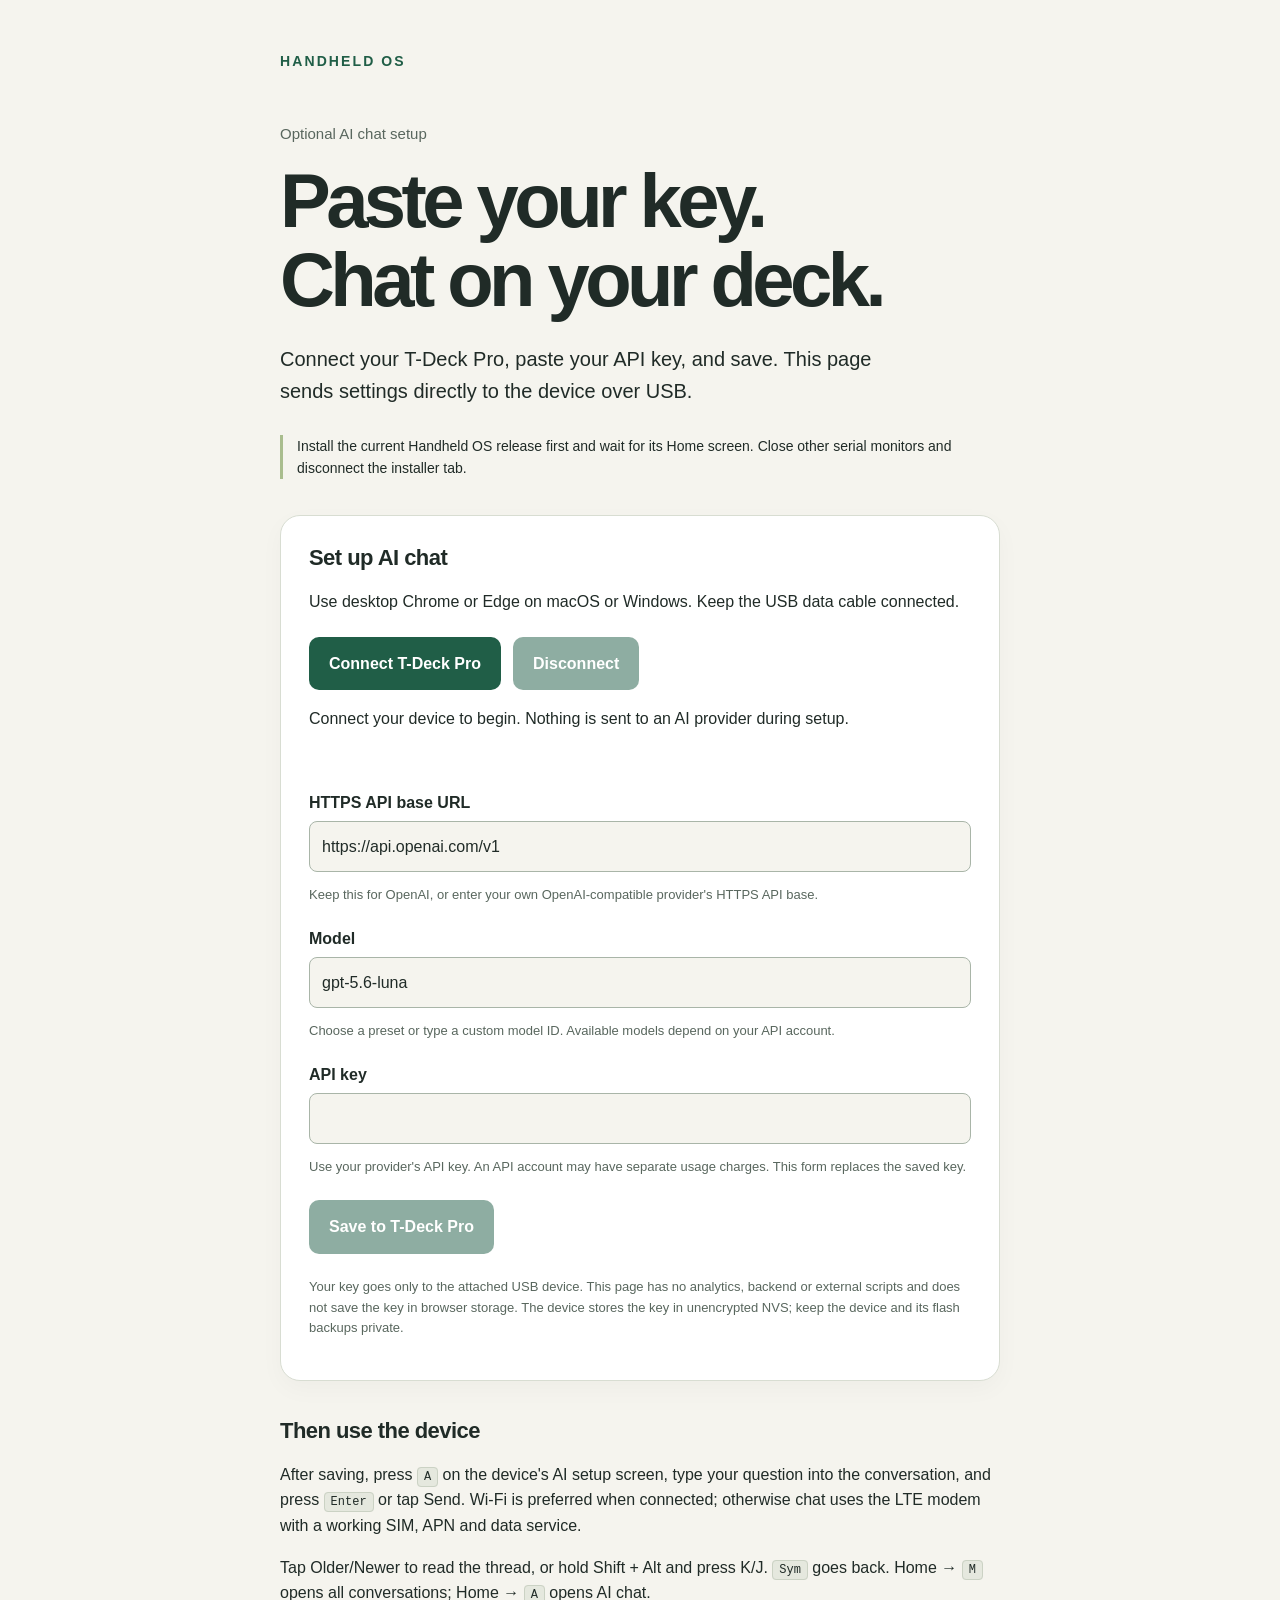
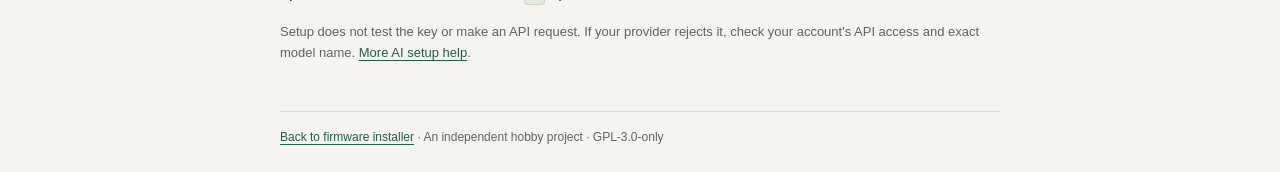
<file: installer/ai-setup.html>
<!doctype html>
<html lang="en">
<head>
  <meta charset="utf-8">
  <meta name="viewport" content="width=device-width, initial-scale=1">
  <meta name="description" content="Paste your AI API key directly onto your connected T-Deck Pro over USB.">
  <meta name="referrer" content="no-referrer">
  <meta http-equiv="Content-Security-Policy" content="default-src 'none'; script-src 'self'; style-src 'self' 'unsafe-inline'; connect-src 'none'; form-action 'none'; base-uri 'none'">
  <title>AI setup · Handheld OS</title>
  <link rel="stylesheet" href="style.css">
  <script type="module" src="ai-setup.js"></script>
  <style>
    label { display: block; font-weight: 650; margin: 20px 0 5px; }
    input { width: 100%; padding: 12px; font: inherit; color: inherit; background: #fff; border: 1px solid #a9b5a8; border-radius: 8px; }
    input:disabled { background: #f5f4ee; }
    fieldset { margin: 0; padding: 0; border: 0; min-width: 0; }
    .actions { display: flex; flex-wrap: wrap; gap: 12px; margin: 22px 0 10px; }
    #setup-status { min-height: 3em; }
  </style>
</head>
<body>
  <main>
    <a class="wordmark" href="./">HANDHELD OS</a>
    <p class="eyebrow">Optional AI chat setup</p>
    <h1>Paste your key.<br>Chat on your deck.</h1>
    <p class="intro">Connect your T-Deck Pro, paste your API key, and save. This page sends settings directly to the device over USB.</p>
    <p class="compatibility">Install the current Handheld OS release first and wait for its Home screen. Close other serial monitors and disconnect the installer tab.</p>

    <section class="install-card" aria-labelledby="setup-title">
      <h2 id="setup-title">Set up AI chat</h2>
      <p>Use desktop Chrome or Edge on macOS or Windows. Keep the USB data cable connected.</p>
      <div class="actions">
        <button id="connect" type="button">Connect T-Deck Pro</button>
        <button id="disconnect" type="button" disabled>Disconnect</button>
      </div>
      <p id="setup-status" role="status" aria-live="polite">Connect your device to begin. Nothing is sent to an AI provider during setup.</p>
      <form id="setup-form" autocomplete="off">
        <fieldset id="setup-fields" disabled>
          <label for="endpoint">HTTPS API base URL</label>
          <input id="endpoint" name="endpoint" type="url" value="https://api.openai.com/v1" maxlength="191" required autocomplete="off" autocapitalize="none" spellcheck="false" aria-describedby="endpoint-note">
          <p id="endpoint-note" class="small">Keep this for OpenAI, or enter your own OpenAI-compatible provider's HTTPS API base.</p>
          <label for="model">Model</label>
          <input id="model" name="model" type="text" value="gpt-5.6-luna" list="openai-models" maxlength="95" required autocomplete="off" autocapitalize="none" spellcheck="false">
          <datalist id="openai-models">
            <option value="gpt-5.6-luna">GPT-5.6 Luna</option>
            <option value="gpt-5.6-terra">GPT-5.6 Terra</option>
            <option value="gpt-5.6-sol">GPT-5.6 Sol</option>
            <option value="gpt-5.4-mini">GPT-5.4 Mini</option>
          </datalist>
          <p class="small">Choose a preset or type a custom model ID. Available models depend on your API account.</p>
          <label for="api-key">API key</label>
          <input id="api-key" name="api-key" type="password" maxlength="255" required autocomplete="off" autocapitalize="none" spellcheck="false" aria-describedby="key-note">
          <p id="key-note" class="small">Use your provider's API key. An API account may have separate usage charges. This form replaces the saved key.</p>
          <div class="actions"><button id="save" type="submit">Save to T-Deck Pro</button></div>
        </fieldset>
      </form>
      <p class="small">Your key goes only to the attached USB device. This page has no analytics, backend or external scripts and does not save the key in browser storage. The device stores the key in unencrypted NVS; keep the device and its flash backups private.</p>
      <noscript><p class="notice">Enable JavaScript to use USB setup. You can also enter settings directly on the device under Settings → I.</p></noscript>
    </section>

    <section aria-labelledby="next-title">
      <h2 id="next-title">Then use the device</h2>
      <p>After saving, press <kbd>A</kbd> on the device's AI setup screen, type your question into the conversation, and press <kbd>Enter</kbd> or tap Send. Wi-Fi is preferred when connected; otherwise chat uses the LTE modem with a working SIM, APN and data service.</p>
      <p>Tap Older/Newer to read the thread, or hold Shift + Alt and press K/J. <kbd>Sym</kbd> goes back. Home → <kbd>M</kbd> opens all conversations; Home → <kbd>A</kbd> opens AI chat.</p>
      <p class="small">Setup does not test the key or make an API request. If your provider rejects it, check your account's API access and exact model name. <a href="https://github.com/ethanpierce/tdeck-pro-fw/blob/main/docs/AI_CHAT.md">More AI setup help</a>.</p>
    </section>
    <footer><a href="./">Back to firmware installer</a> · An independent hobby project · GPL-3.0-only</footer>
  </main>
</body>
</html>
</file>
<file: installer/style.css>
:root { color-scheme: light; font-family: -apple-system, BlinkMacSystemFont, "Segoe UI", sans-serif; color: #202b27; background: #f5f4ee; line-height: 1.6; }
* { box-sizing: border-box; }
body { margin: 0; }
main { width: min(100% - 40px, 720px); margin: 48px auto 24px; }
a { color: #205e47; text-underline-offset: 3px; }
a:hover { color: #113b2b; }
.wordmark { font-size: 14px; font-weight: 800; letter-spacing: .15em; text-decoration: none; }
.eyebrow { margin-top: 48px; color: #59675e; font-size: 15px; }
h1 { font-size: clamp(48px, 9vw, 76px); line-height: 1.04; letter-spacing: -.06em; margin: 12px 0 24px; }
.intro { font-size: 20px; max-width: 600px; }
.compatibility { font-size: 14px; margin: 28px 0; padding-left: 14px; border-left: 3px solid #a9bd8e; }
section { margin: 36px 0; }
h2 { font-size: 22px; line-height: 1.3; letter-spacing: -.025em; margin: 0 0 14px; }
.install-card { background: #fff; border: 1px solid #d8ddd2; border-radius: 20px; padding: 28px; box-shadow: 0 8px 24px #202b2708; }
.card-heading { display: flex; align-items: baseline; justify-content: space-between; gap: 12px; flex-wrap: wrap; }
.version { font: 12px ui-monospace, monospace; color: #59675e; }
ol { padding-left: 24px; margin: 18px 0 26px; }
ol li { padding-left: 5px; margin: 18px 0; }
ol li::marker { color: #53745e; font-weight: 700; }
ol span { display: block; font-size: 15px; color: #59675e; }
button, .download-links a { display: inline-block; padding: 14px 20px; font: inherit; font-weight: 650; border-radius: 10px; border: 0; background: #205e47; color: #fff; cursor: pointer; text-decoration: none; }
button:hover { background: #174532; }
button:disabled { opacity: .5; cursor: wait; }
esp-web-install-button:not(:defined) [slot="unsupported"], esp-web-install-button:not(:defined) [slot="not-allowed"] { display: none; }
:focus-visible { outline: 3px solid #de9b23; outline-offset: 4px; }
#load-status { font-size: 14px; color: #59675e; margin: 10px 0 22px; }
.small { font-size: 13px; color: #59675e; }
.notice { padding: 12px; background: #fff3d9; border-radius: 8px; }
kbd { font: 12px ui-monospace, monospace; background: #e5e8de; border: 1px solid #cbd2c4; border-radius: 4px; padding: 2px 6px; }
details { border-top: 1px solid #d8ddd2; border-bottom: 1px solid #d8ddd2; padding: 18px 0; font-size: 14px; }
summary { cursor: pointer; font-weight: 650; font-size: 16px; }
details li { margin: 9px 0; }
.download-links { display: flex; gap: 12px; flex-wrap: wrap; }
.download-links a { background: #e4eadc; color: #205e47; font-size: 14px; }
a[aria-disabled="true"] { pointer-events: none; opacity: .5; }
footer { margin-top: 48px; font-size: 12px; color: #59675e; border-top: 1px solid #d8ddd2; padding-top: 16px; }
@media (max-width: 500px) { main { margin-top: 28px; } .install-card { padding: 20px; } .eyebrow { margin-top: 36px; } }
</file>
